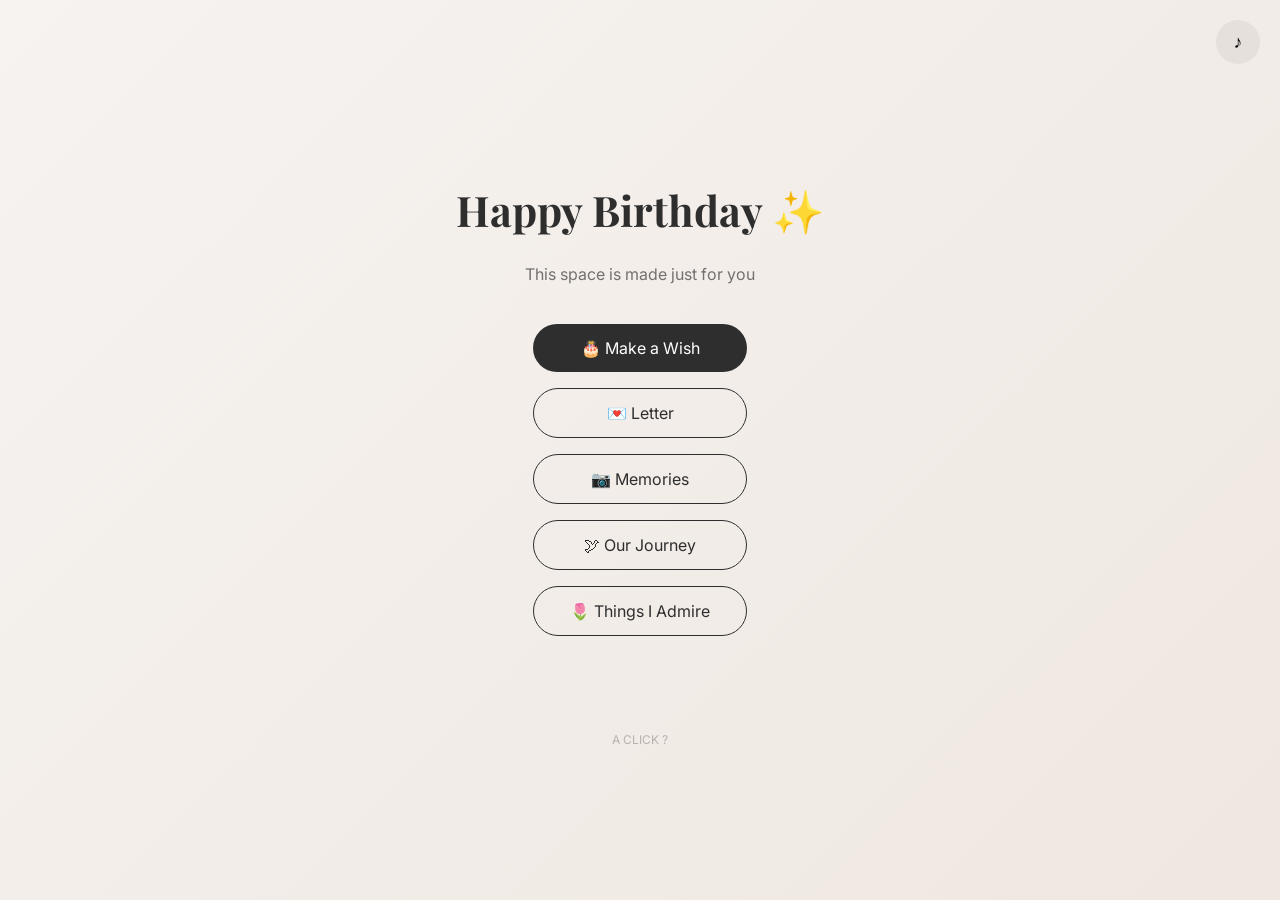
<file: index.html>
<!DOCTYPE html>
<html lang="en">
<head>
  <meta charset="UTF-8">
  <title>Happy Birthday</title>
  <meta name="viewport" content="width=device-width, initial-scale=1.0">

  <link rel="stylesheet" href="style.css">
</head>
<body>
<div class="balloons">
  <span></span>
  <span></span>
  <span></span>
  <span></span>
  <span></span>
</div>

<audio id="bgMusic" src="music.mp3" loop></audio>
<button class="music-btn" onclick="toggleMusic()">♪</button>

<div class="page center">
  <h1>Happy Birthday ✨</h1>
  <p class="subtitle">This space is made just for you</p>

  <div class="btn-group">
  <a href="cake.html" class="btn">🎂 Make a Wish</a>
  <a href="letter.html" class="btn outline">💌 Letter</a>
  <a href="memories.html" class="btn outline">📷 Memories</a>
  <a href="timeline.html" class="btn outline">🕊 Our Journey</a>
  <a href="qualities.html" class="btn outline">🌷 Things I Admire</a>
  <a href="secret.html" class="secret-link">A CLICK ?</a>

</div>

</div>

<script src="script.js"></script>
</body>
</html>
</file>
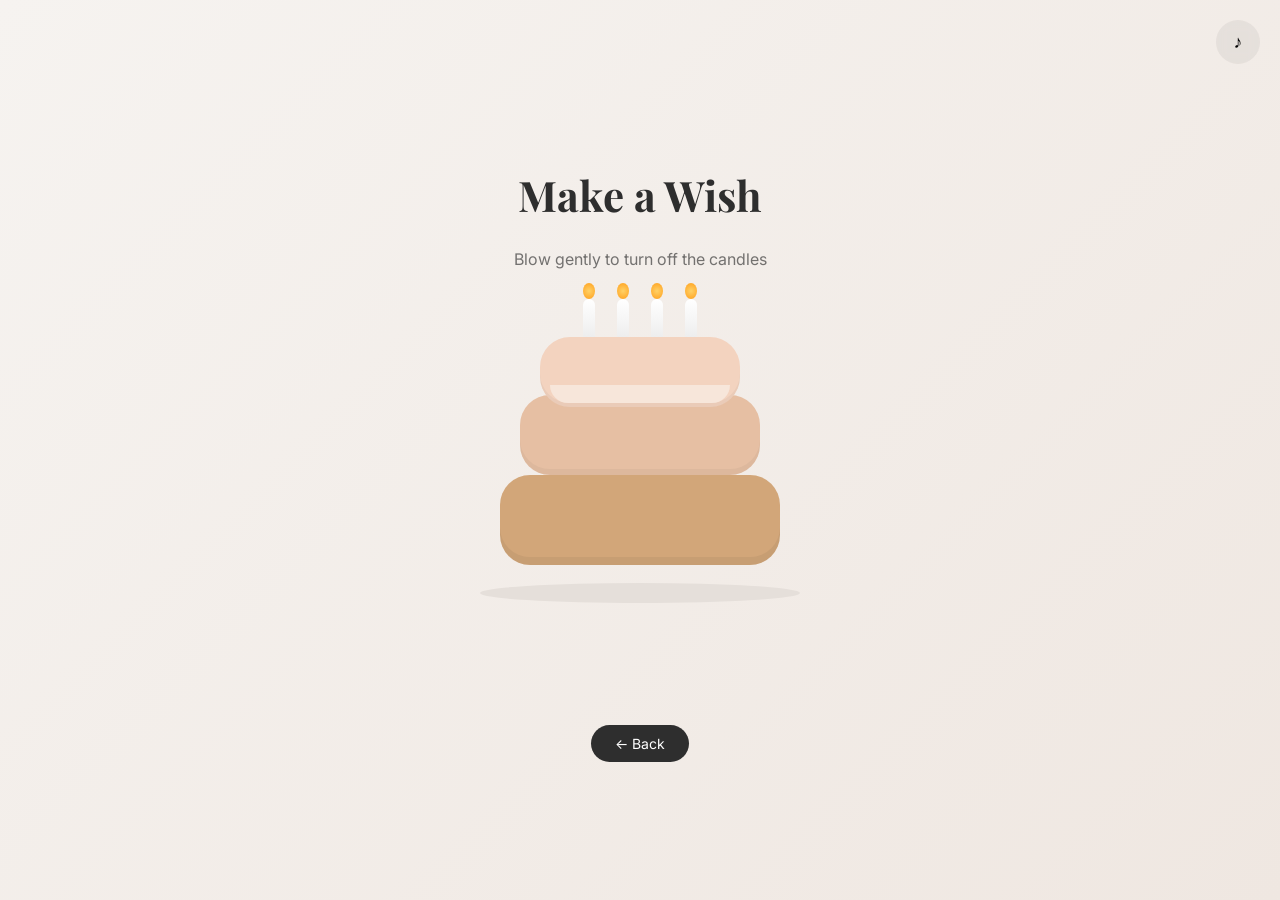
<file: cake.html>
<!DOCTYPE html>
<html lang="en">
<head>
  <meta charset="UTF-8">
  <meta name="viewport" content="width=device-width, initial-scale=1.0">

  <title>Make a Wish</title>
  <link rel="stylesheet" href="style.css">
</head>
<body>

<audio id="bgMusic" src="music.mp3" loop></audio>
<button class="music-btn" onclick="toggleMusic()">♪</button>
<div class="balloons">
  <span></span>
  <span></span>
  <span></span>
  <span></span>
  <span></span>
</div>

<div class="page center">
  <h1>Make a Wish</h1>
  <p class="subtitle">Blow gently to turn off the candles</p>

  <div class="cake">
    <div class="candles">
      <div class="candle"><div class="flame"></div></div>
      <div class="candle"><div class="flame"></div></div>
      <div class="candle"><div class="flame"></div></div>
      <div class="candle"><div class="flame"></div></div>
    </div>

    <div class="cake-top"></div>
    <div class="cake-middle"></div>
    <div class="cake-bottom"></div>
  </div>

  <p id="wishText"></p>

  <a href="index.html" class="btn small">← Back</a>
</div>

<script src="script.js"></script>
</body>
</html>
</file>
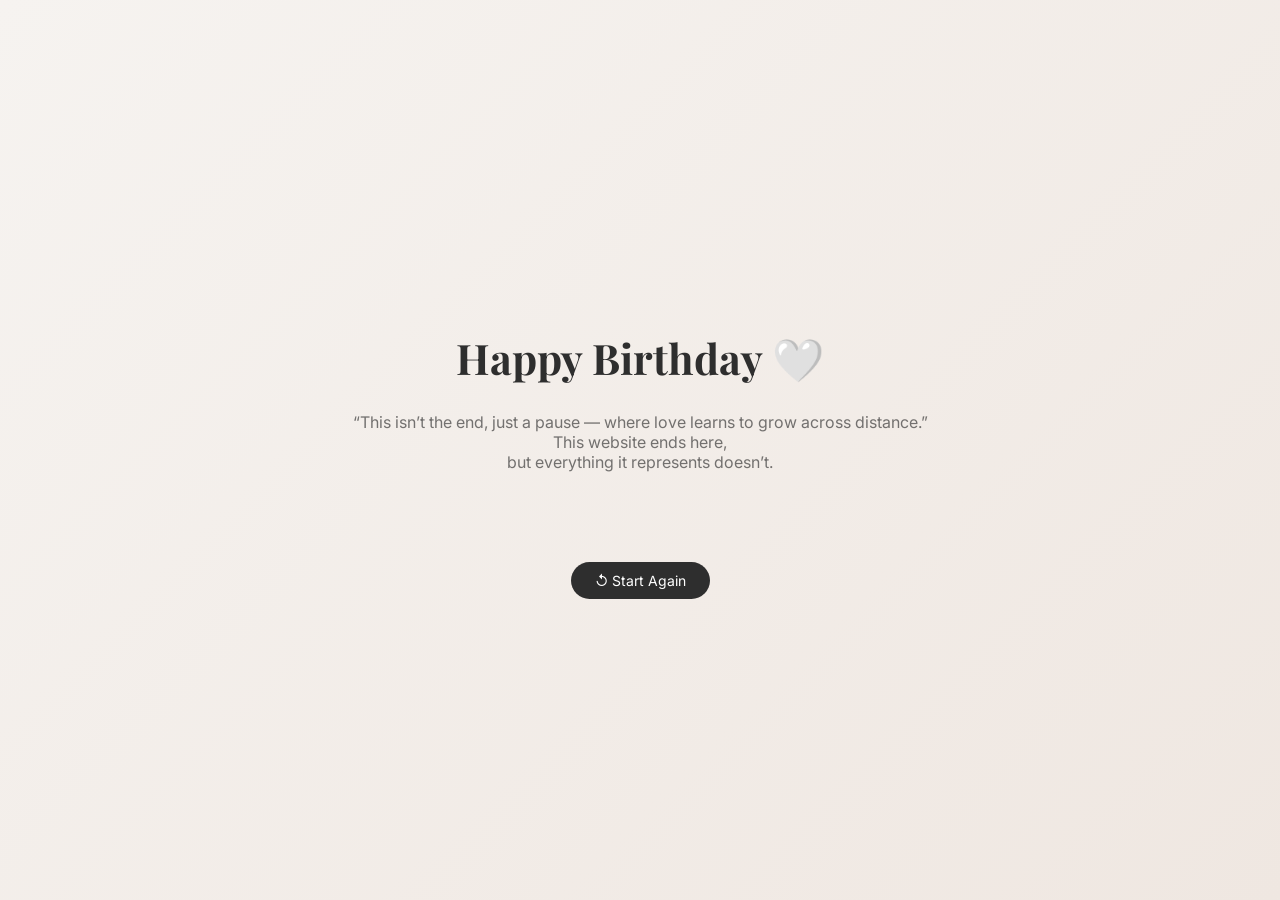
<file: finale.html>
<!DOCTYPE html>
<html lang="en">
<head>
  <meta charset="UTF-8">
  <title>Happy Birthday</title>
  <meta name="viewport" content="width=device-width, initial-scale=1.0">

  <link rel="stylesheet" href="style.css">
</head>
<body>
<div class="balloons">
  <span></span>
  <span></span>
  <span></span>
  <span></span>
  <span></span>
</div>
<div class="page center">
  <h1>Happy Birthday 🤍</h1>

  <p class="subtitle">
    
    “This isn’t the end, just a pause — where love learns to grow across distance.”<br>
    This website ends here,<br>
    but everything it represents doesn’t.
  </p>

  <a href="index.html" class="btn small">↺ Start Again</a>
</div>

</body>
</html>
</file>
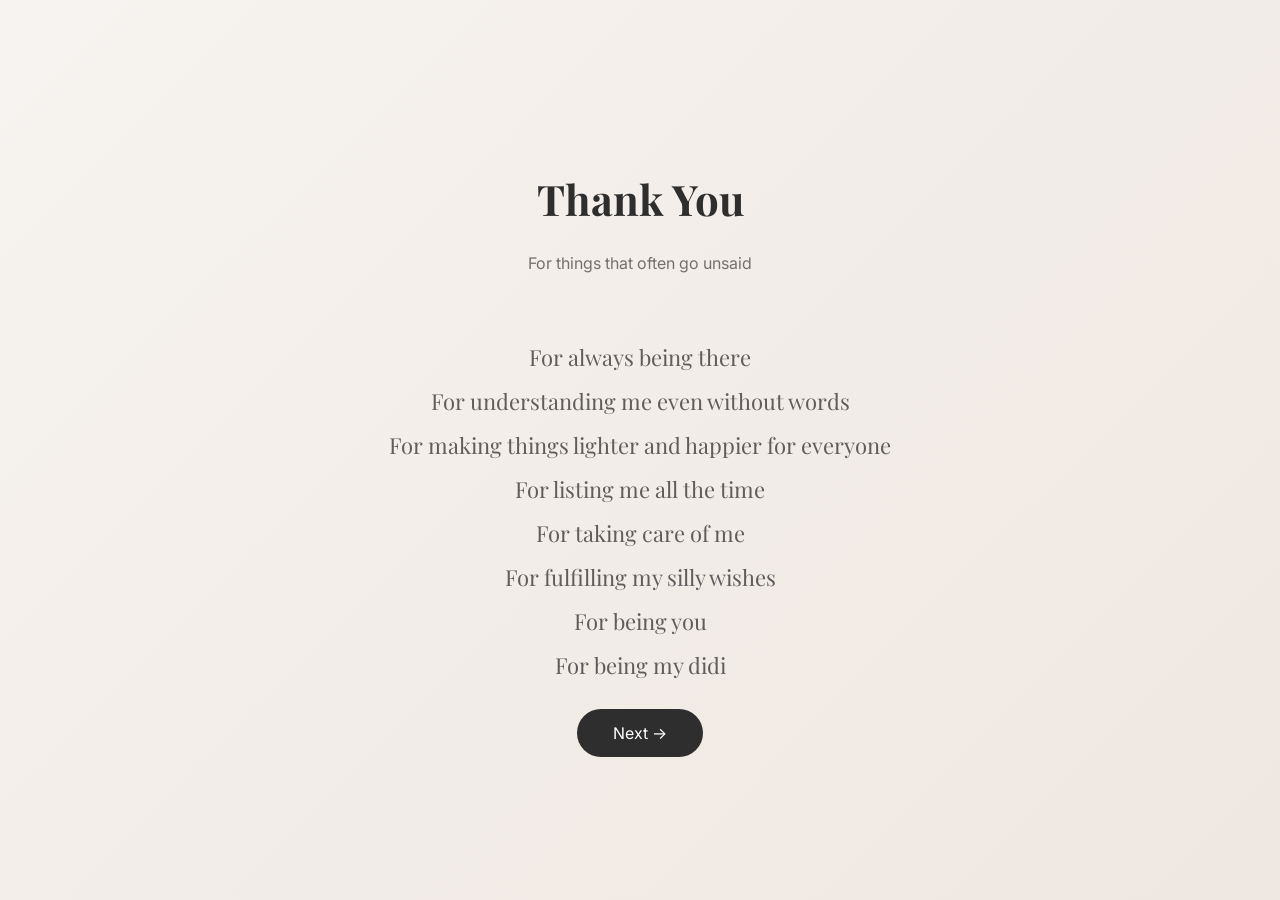
<file: gratitude.html>
<!DOCTYPE html>
<html lang="en">
<head>
  <meta charset="UTF-8">
  <title>Thank You</title>
  <meta name="viewport" content="width=device-width, initial-scale=1.0">

  <link rel="stylesheet" href="style.css">
</head>
<body>
<div class="balloons">
  <span></span>
  <span></span>
  <span></span>
  <span></span>
  <span></span>
</div>
<div class="page center">
  <h1>Thank You</h1>
  <p class="subtitle">For things that often go unsaid</p>

  <ul class="gratitude">
    <li>For always being there</li>
    <li>For understanding me even without words</li>
    <li>For making things lighter and happier for everyone</li>
    <li>For listing me all the time</li>
    <li>For taking care of me</li>
    <li>For fulfilling my silly wishes</li>
    <li>For being you</li>
    <li>For being my didi</li>
  </ul>

  <a href="promise.html" class="btn">Next →</a>
</div>

</body>
</html>
</file>
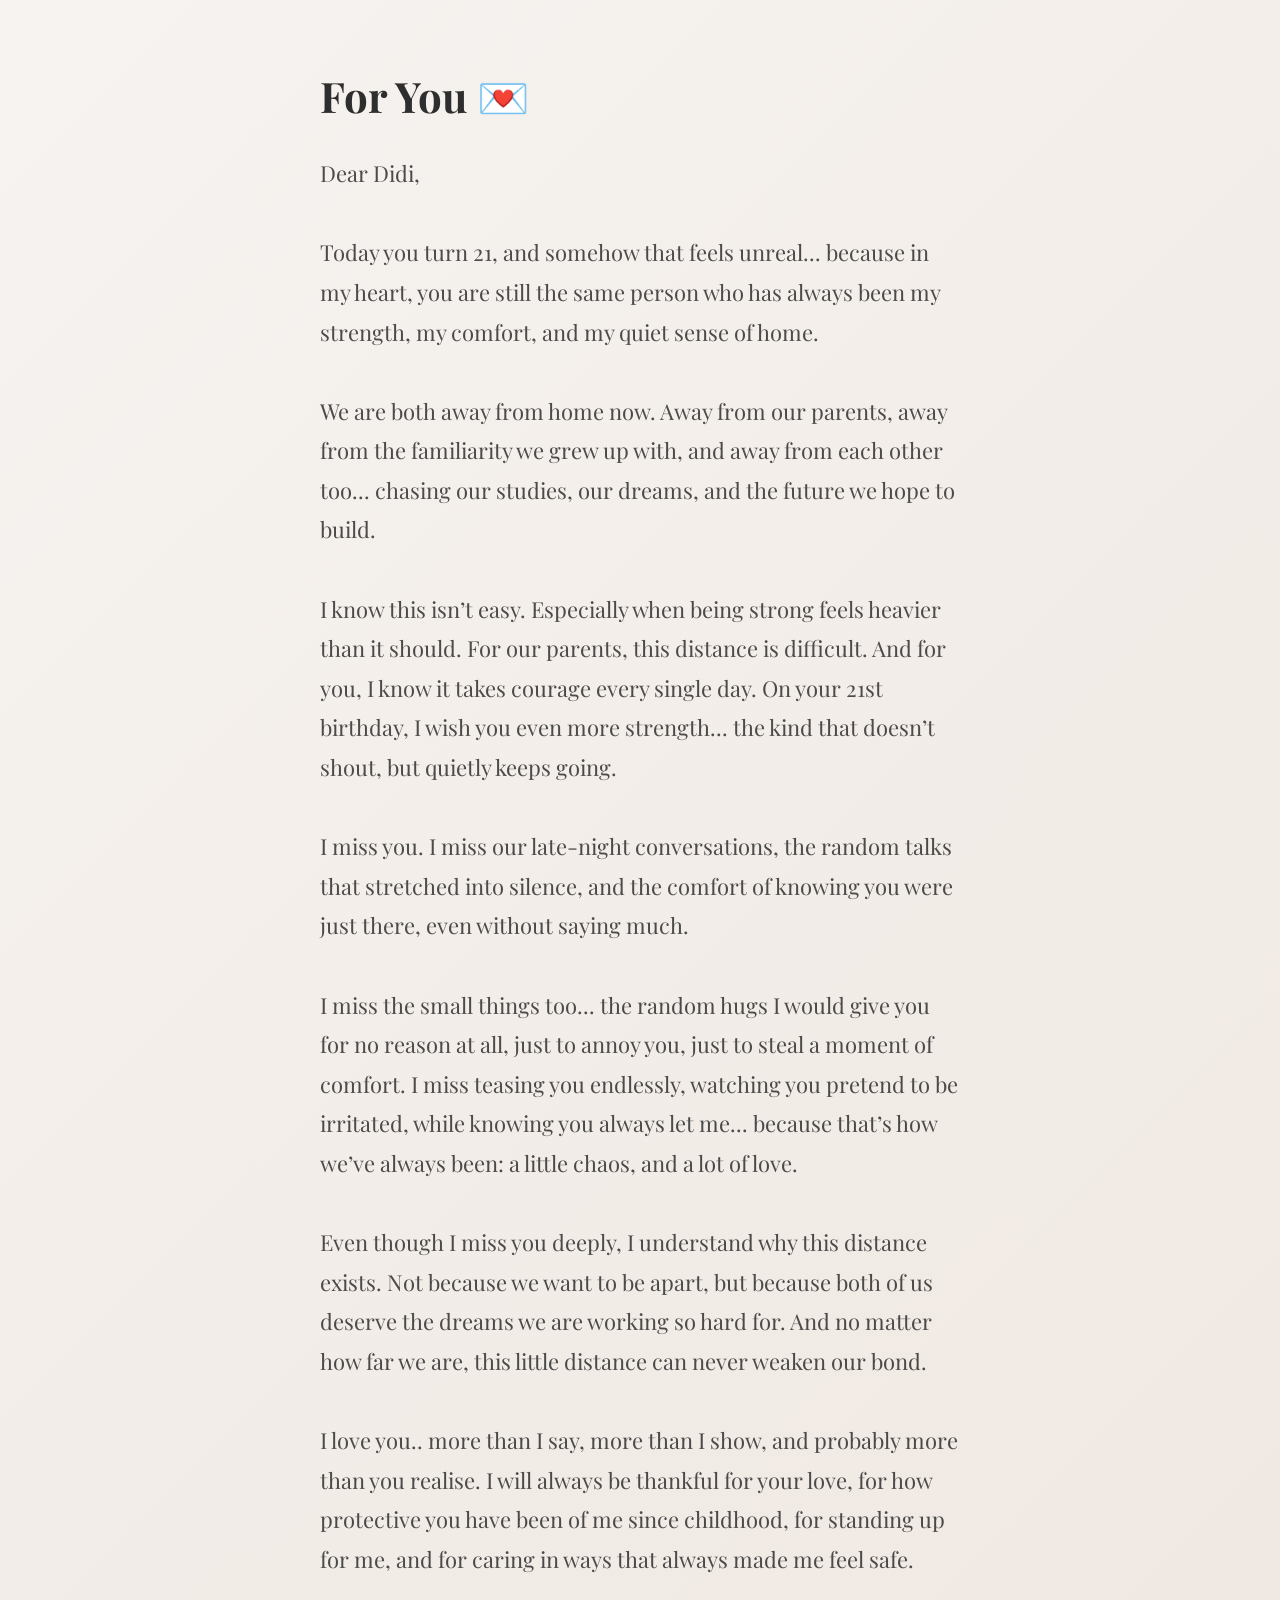
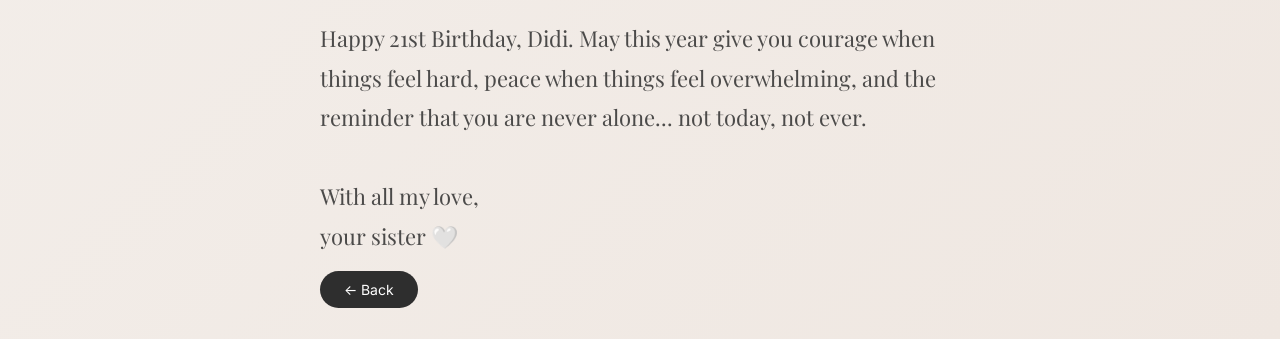
<file: letter.html>
<!DOCTYPE html>
<html lang="en">
<head>
  <meta charset="UTF-8">
  <title>For You</title>
  <meta name="viewport" content="width=device-width, initial-scale=1.0">

  <link rel="stylesheet" href="style.css">
</head>
<body>
<div class="balloons">
  <span></span>
  <span></span>
  <span></span>
  <span></span>
  <span></span>
</div>
<!-- Balloons -->
<div class="balloons">
  <span></span><span></span><span></span><span></span><span></span>
</div>

<div class="page letter">
  <h1>For You 💌</h1>

  <p class="handwritten">
  Dear Didi,<br><br>

  Today you turn 21, and somehow that feels unreal...
  because in my heart, you are still the same person
  who has always been my strength, my comfort,
  and my quiet sense of home.<br><br>

  We are both away from home now.
  Away from our parents,
  away from the familiarity we grew up with,
  and away from each other too...
  chasing our studies, our dreams,
  and the future we hope to build.<br><br>

  I know this isn’t easy.
  Especially when being strong feels heavier than it should.
  For our parents, this distance is difficult.
  And for you, I know it takes courage every single day.
  On your 21st birthday, I wish you even more strength...
  the kind that doesn’t shout,
  but quietly keeps going.<br><br>

  I miss you.
  I miss our late-night conversations,
  the random talks that stretched into silence,
  and the comfort of knowing you were just there,
  even without saying much.<br><br>

  I miss the small things too...
  the random hugs I would give you for no reason at all,
  just to annoy you,
  just to steal a moment of comfort.
  I miss teasing you endlessly,
  watching you pretend to be irritated,
  while knowing you always let me...
  because that’s how we’ve always been:
  a little chaos, and a lot of love.<br><br>

  Even though I miss you deeply,
  I understand why this distance exists.
  Not because we want to be apart,
  but because both of us deserve the dreams
  we are working so hard for.
  And no matter how far we are,
  this little distance can never weaken our bond.<br><br>

  I love you..
  more than I say,
  more than I show,
  and probably more than you realise.
  I will always be thankful for your love,
  for how protective you have been of me since childhood,
  for standing up for me,
  and for caring in ways that always made me feel safe.<br><br>

  Happy 21st Birthday, Didi.
  May this year give you courage when things feel hard,
  peace when things feel overwhelming,
  and the reminder that you are never alone...
  not today, not ever.<br><br>

  With all my love,<br>
  your sister 🤍
</p>


  <a href="index.html" class="btn small">← Back</a>
</div>

</body>
</html>
</file>
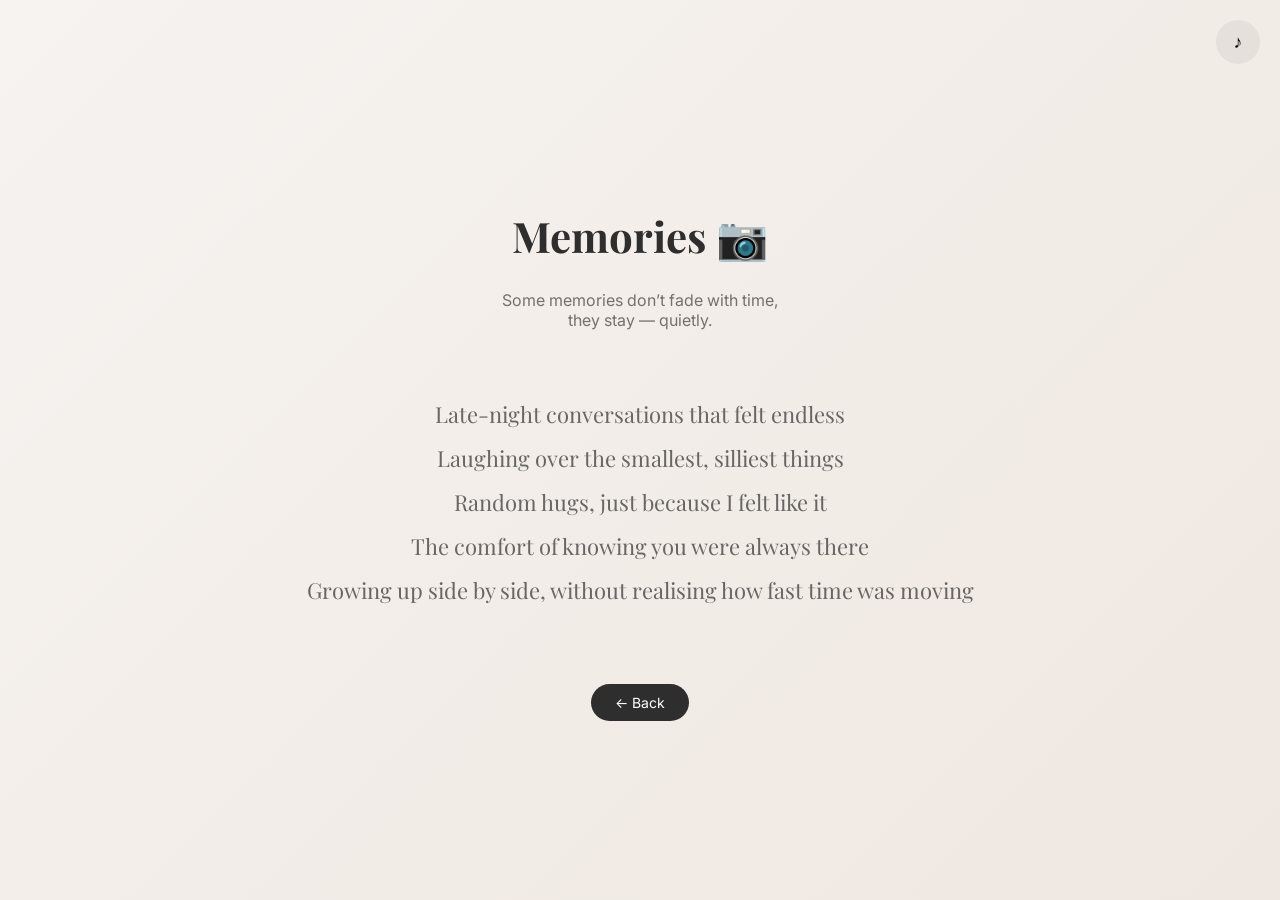
<file: memories.html>
<!DOCTYPE html>
<html lang="en">
<head>
  <meta charset="UTF-8">
  <title>Memories</title>
  <meta name="viewport" content="width=device-width, initial-scale=1.0">

  <link rel="stylesheet" href="style.css">
</head>
<body>
<div class="balloons">
  <span></span>
  <span></span>
  <span></span>
  <span></span>
  <span></span>
</div>

<audio id="bgMusic" src="music.mp3" loop></audio>
<button class="music-btn" onclick="toggleMusic()">♪</button>

<div class="page center">
  <h1>Memories 📷</h1>
  <p class="subtitle">
  Some memories don’t fade with time,<br>
  they stay — quietly.
</p>
  

  <ul class="memory-list">
  <li>Late-night conversations that felt endless</li>
  <li>Laughing over the smallest, silliest things</li>
  <li>Random hugs, just because I felt like it</li>
  <li>The comfort of knowing you were always there</li>
  <li>Growing up side by side, without realising how fast time was moving</li>
</ul>

  <a href="index.html" class="btn small">← Back</a>
</div>

<script src="script.js"></script>
</body>
</html>
</file>
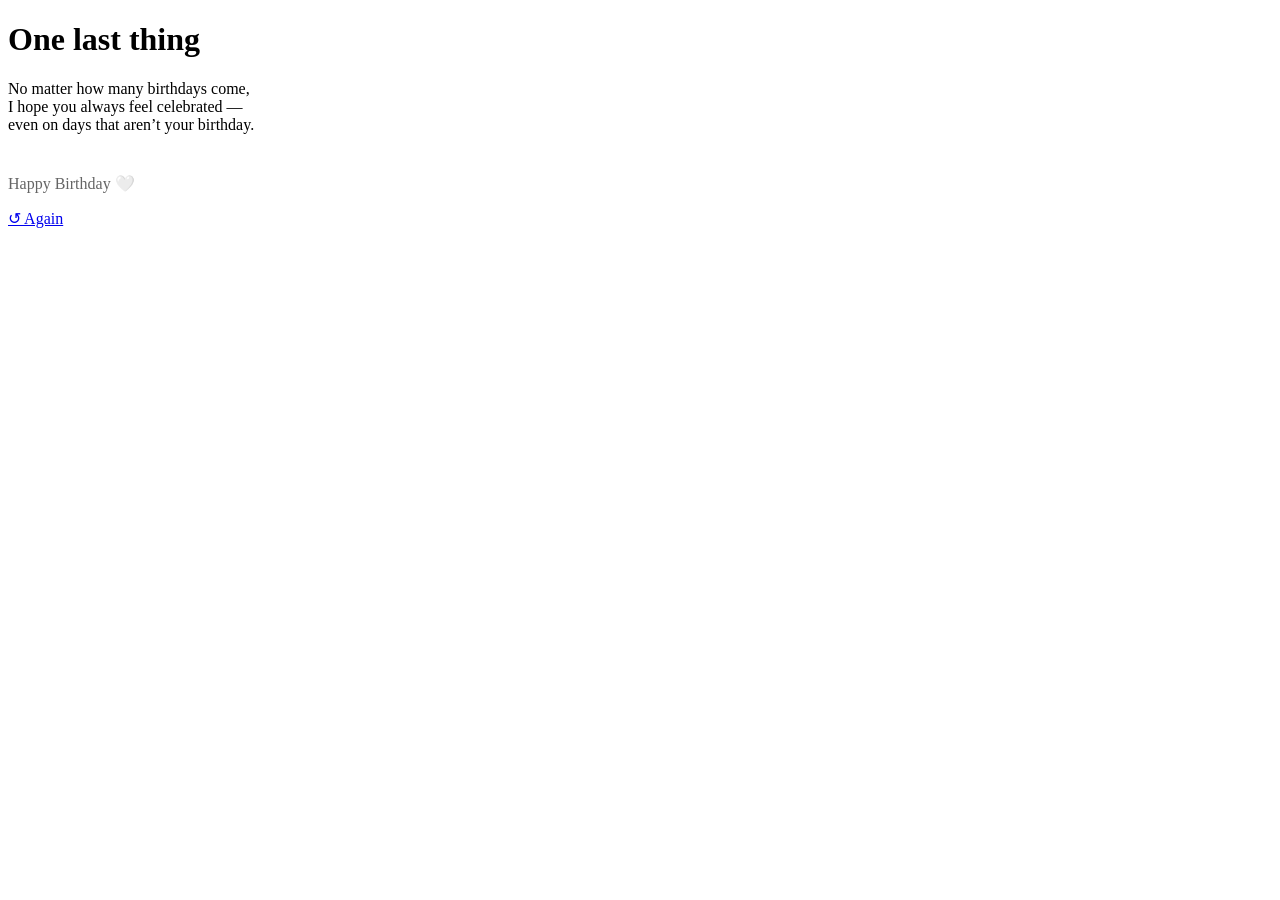
<file: onelastthing.html>
<!DOCTYPE html>
<html lang="en">
<head>
  <meta charset="UTF-8">
  <meta name="viewport" content="width=device-width, initial-scale=1.0">
  <title>Document</title>
</head>
<body>
  <div class="page center">
  <h1>One last thing</h1>

  <p class="subtitle">
    No matter how many birthdays come,<br>
    I hope you always feel celebrated —<br>
    even on days that aren’t your birthday.
  </p>

  <p style="margin-top:40px;opacity:0.6;">
    Happy Birthday 🤍
  </p>

  <a href="index.html" class="btn small">↺ Again</a>
</div>
<div class="balloons">
  <span></span>
  <span></span>
  <span></span>
  <span></span>
  <span></span>
</div>
</body>
</html>
</file>
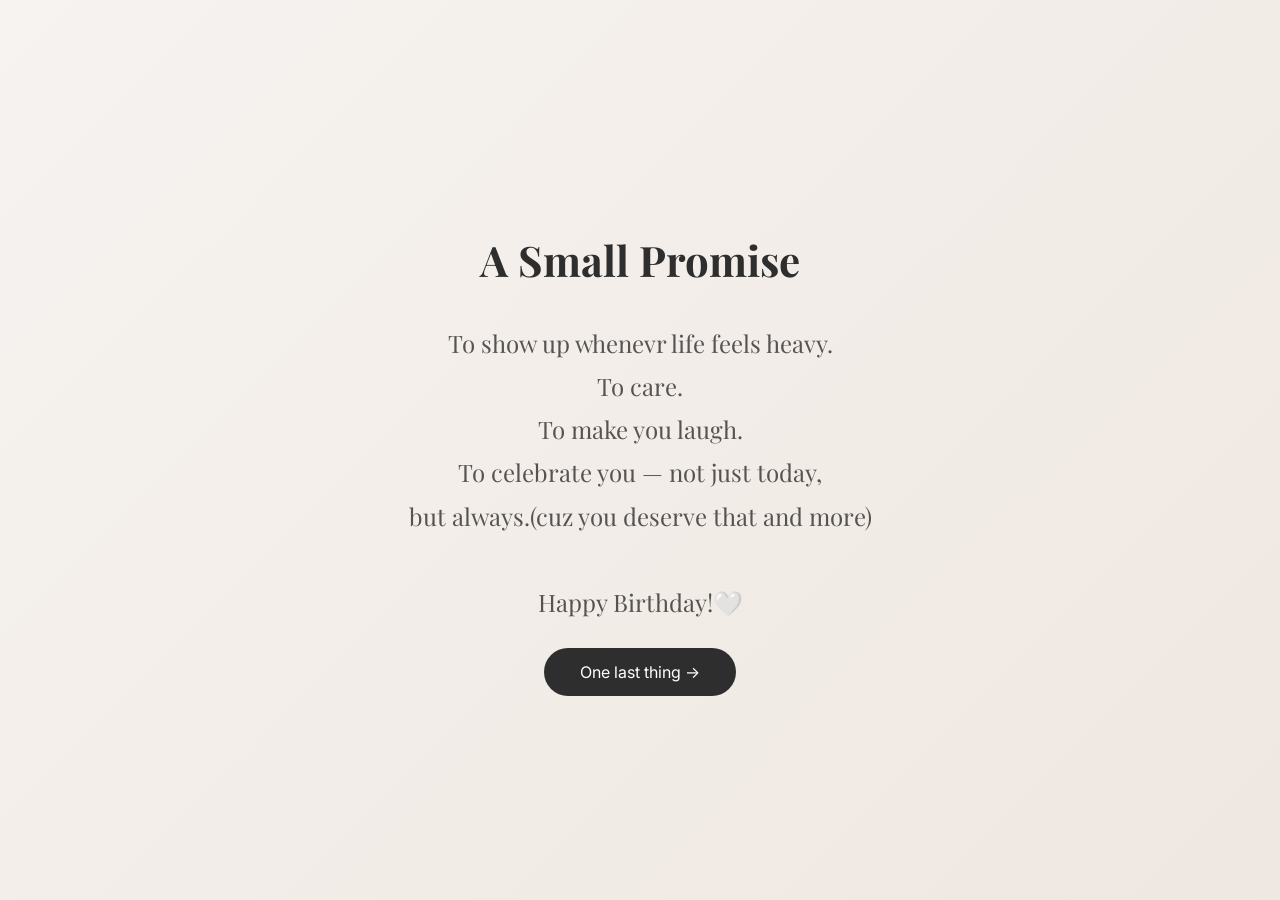
<file: promise.html>
<!DOCTYPE html>
<html lang="en">
<head>
  <meta charset="UTF-8">
  <title>A Promise</title>
  <meta name="viewport" content="width=device-width, initial-scale=1.0">

  <link rel="stylesheet" href="style.css">
</head>
<body>
<div class="balloons">
  <span></span>
  <span></span>
  <span></span>
  <span></span>
  <span></span>
</div>
<div class="page center">
  <h1>A Small Promise</h1>

  <p class="promise-text">
    To show up whenevr life feels heavy.<br>
    To care.<br>
    To make you laugh.<br>
    To celebrate you — not just today,<br>
    but always.(cuz you deserve that and more)<br><br>
    Happy Birthday!🤍
  </p>

  <a href="finale.html" class="btn">One last thing →</a>
</div>

</body>
</html>
</file>
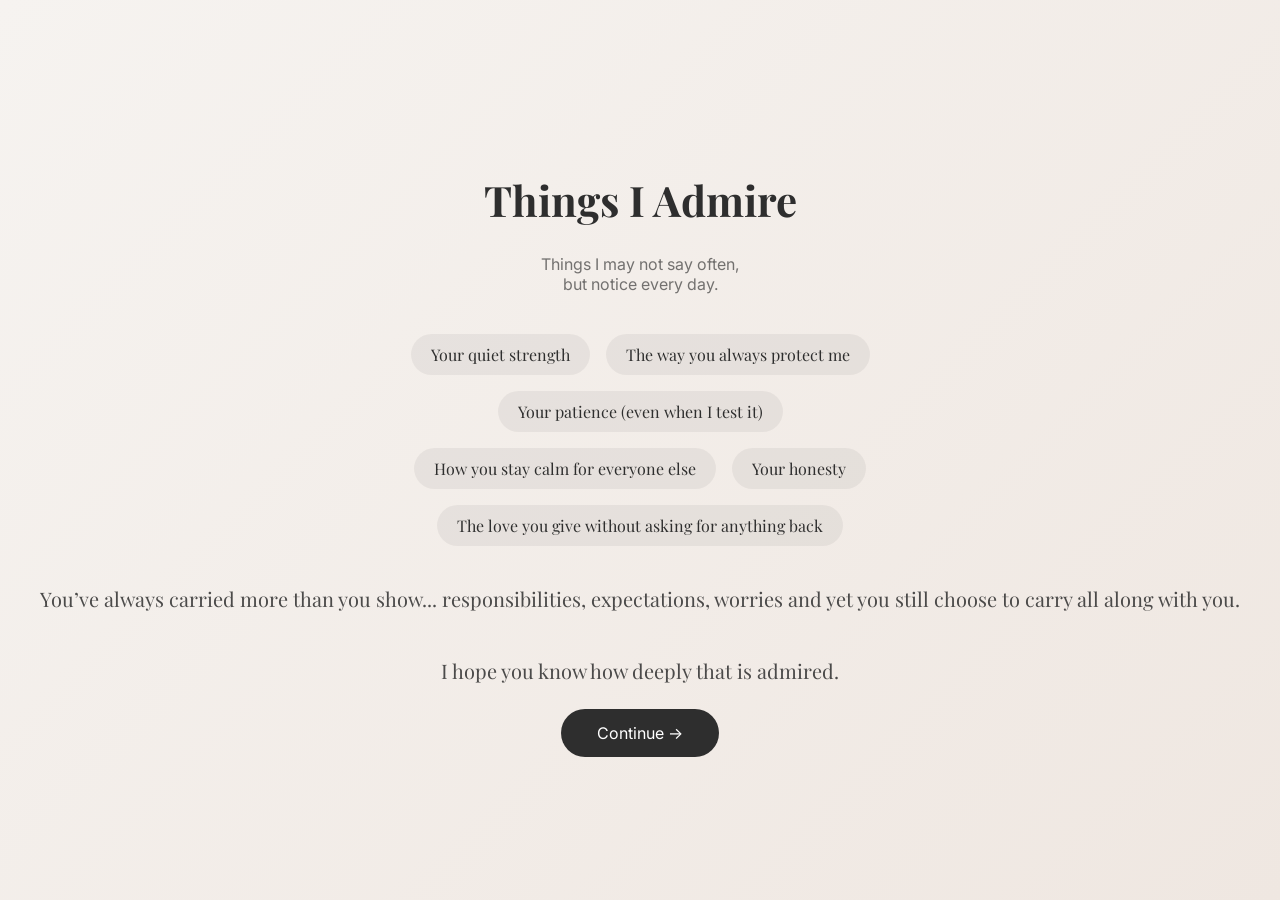
<file: qualities.html>
<!DOCTYPE html>
<html lang="en">
<head>
  <meta charset="UTF-8">
  <title>Things I Admire</title>
  <meta name="viewport" content="width=device-width, initial-scale=1.0">

  <link rel="stylesheet" href="style.css">
</head>
<body>
<div class="balloons">
  <span></span>
  <span></span>
  <span></span>
  <span></span>
  <span></span>
</div>
<div class="page center">
  <h1>Things I Admire</h1>
  <p class="subtitle">
  Things I may not say often,<br>
  but notice every day.
</p>


  <div class="qualities">
  <span>Your quiet strength</span>
  <span>The way you always protect me</span>
  <span>Your patience (even when I test it)</span>
  <span>How you stay calm for everyone else</span>
  <span>Your honesty</span>
  <span>The love you give without asking for anything back</span>
</div>

<p class="handwritten" style="margin-top:35px; font-size:20px;">
  You’ve always carried more than you show...
  responsibilities, expectations, worries 
  and yet you still choose to carry all along with you.<br><br>

  I hope you know how deeply that is admired.
</p>



  <a href="gratitude.html" class="btn">Continue →</a>
</div>

</body>
</html>
</file>
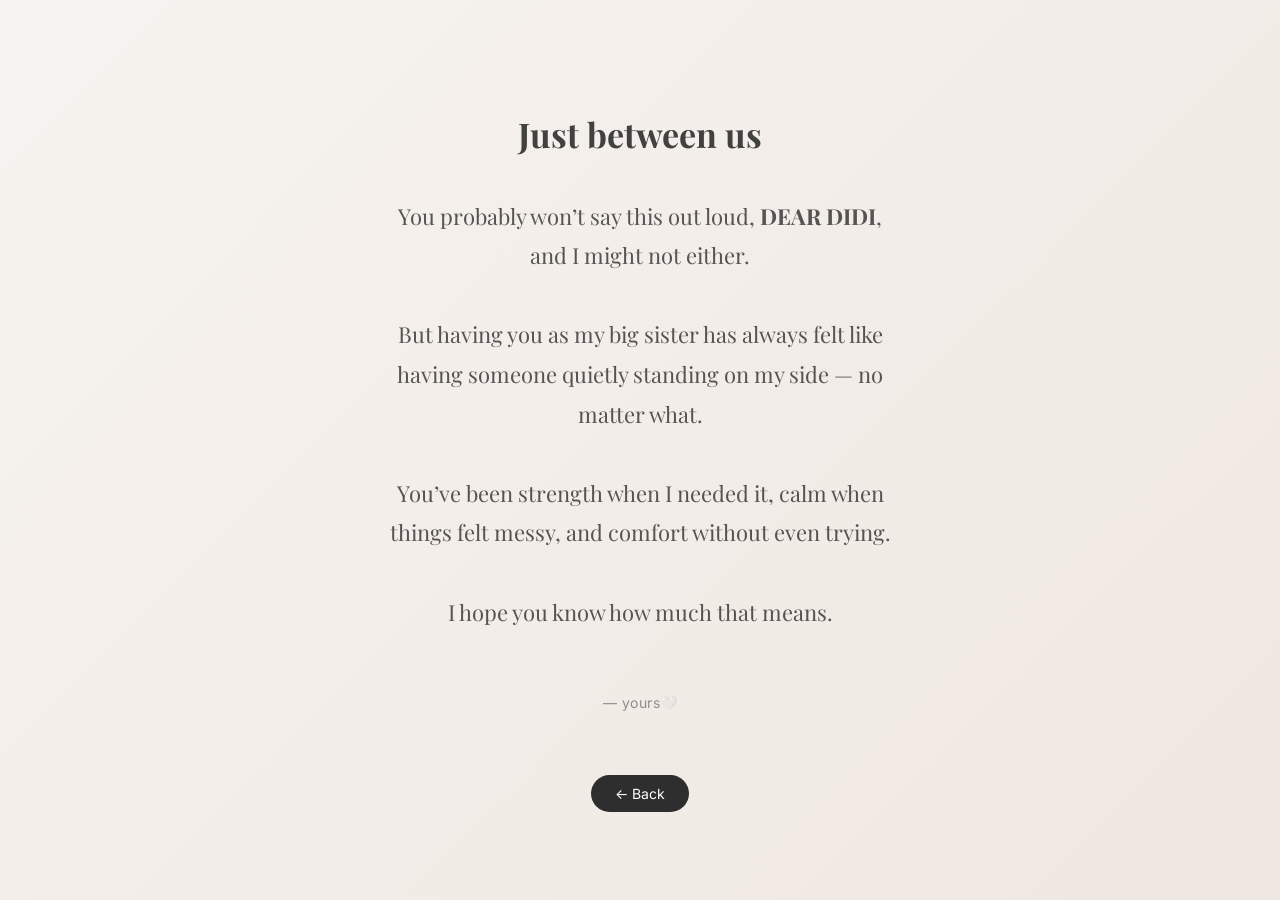
<file: secret.html>
<!DOCTYPE html>
<html lang="en">
<head>
  <meta charset="UTF-8">
  <title>Just Between Us</title>
  <meta name="viewport" content="width=device-width, initial-scale=1.0">

  <link rel="stylesheet" href="style.css">
</head>
<body>
<div class="balloons">
  <span></span>
  <span></span>
  <span></span>
  <span></span>
  <span></span>
</div>
<!-- Balloons background -->
<div class="balloons">
  <span></span><span></span><span></span><span></span><span></span>
</div>

<div class="page center secret">
  <h1>Just between us</h1>

   
  <p class="secret-text">
    You probably won’t say this out loud, <strong>DEAR DIDI</strong>,<br>

  and I might not either.<br><br>

  But having you as my big sister has always
  felt like having someone quietly standing
  on my side — no matter what.<br><br>

  You’ve been strength when I needed it,
  calm when things felt messy,
  and comfort without even trying.<br><br>

  I hope you know how much that means.
</p>

<p class="secret-sign">
  — yours🤍
</p>


  <a href="index.html" class="btn small">← Back</a>
</div>

</body>
</html>
</file>
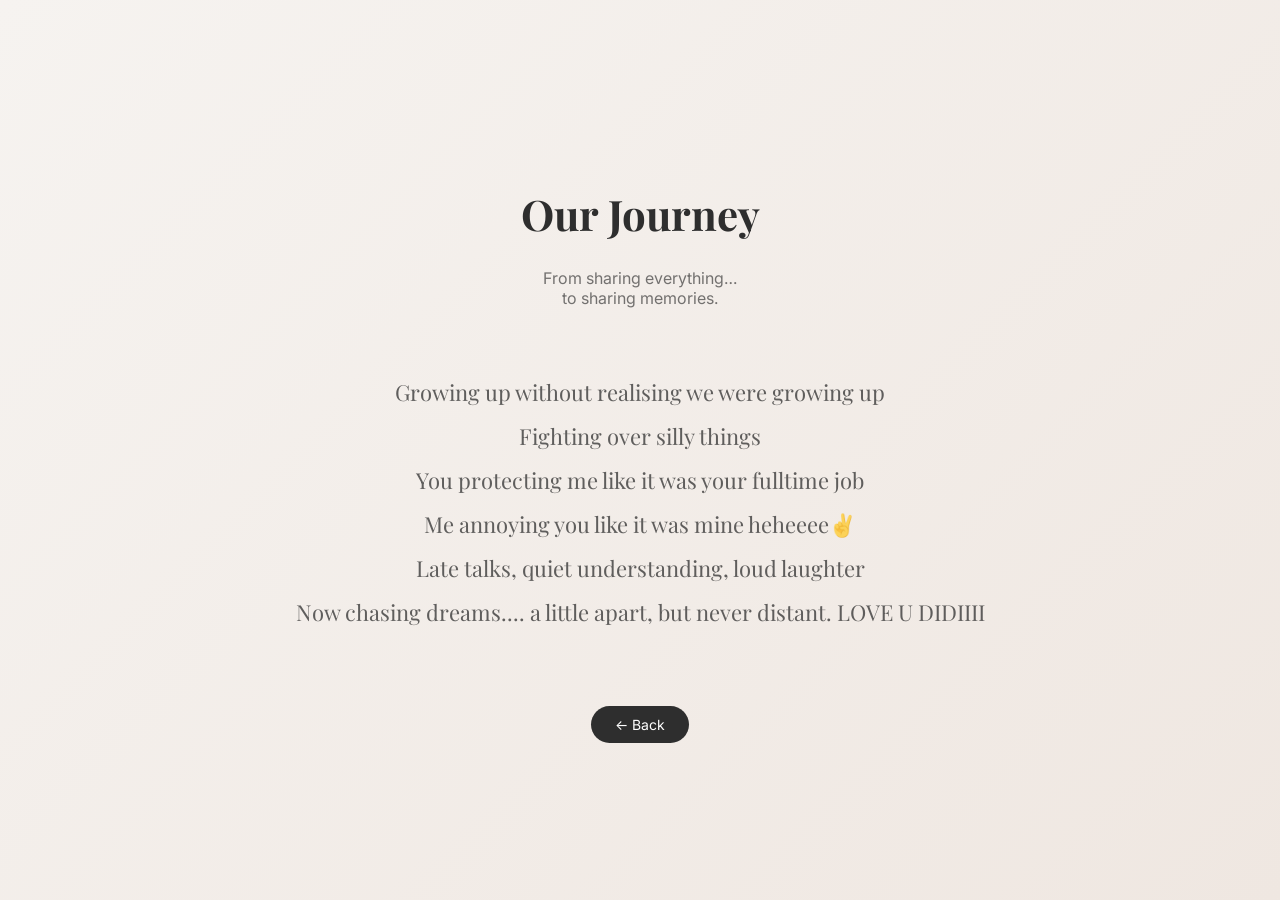
<file: timeline.html>
<!DOCTYPE html>
<html lang="en">
<head>
  <meta charset="UTF-8">
  <title>Our Journey</title>
  <meta name="viewport" content="width=device-width, initial-scale=1.0">

  <link rel="stylesheet" href="style.css">
</head>
<body>
<div class="balloons">
  <span></span>
  <span></span>
  <span></span>
  <span></span>
  <span></span>
</div>
<div class="page center">
  <h1>Our Journey</h1>
  <p class="subtitle">
  From sharing everything…<br>
  to sharing memories.
</p>

 <ul class="timeline">
  <li>Growing up without realising we were growing up</li>
  <li>Fighting over silly things</li>
  <li>You protecting me like it was your fulltime job</li>
  <li>Me annoying you like it was mine heheeee✌️</li>
  <li>Late talks, quiet understanding, loud laughter</li>
  <li>Now chasing dreams.... a little apart, but never distant. LOVE U DIDIIII</li>
</ul>

  <a href="index.html" class="btn small">← Back</a>
</div>

</body>
</html>
</file>
<file: style.css>
@import url('https://fonts.googleapis.com/css2?family=Playfair+Display:wght@500&family=Inter:wght@400;500&display=swap');

/* ------------------ RESET ------------------ */
* {
  box-sizing: border-box;
}

body {
  margin: 0;
  font-family: 'Inter', sans-serif;
  background: linear-gradient(135deg, #f6f3f0, #efe7e1);
  color: #2e2e2e;
}

/* ------------------ PAGE LAYOUT ------------------ */
.page {
  min-height: 100vh;
  padding: 40px;
}

.center {
  display: flex;
  flex-direction: column;
  align-items: center;
  justify-content: center;
  text-align: center;
}

h1 {
  font-family: 'Playfair Display', serif;
  font-size: 42px;
  margin-bottom: 10px;
}

.subtitle {
  opacity: 0.65;
  margin-bottom: 40px;
}

/* ------------------ BUTTONS ------------------ */
.btn-group {
  display: flex;
  flex-direction: column;
  gap: 16px;
}

.btn {
  padding: 14px 36px;
  border-radius: 40px;
  background: #2e2e2e;
  color: white;
  text-decoration: none;
  text-align: center;
  font-size: 16px;
  transition: transform 0.3s ease, background 0.3s ease;
}

.btn:hover {
  transform: translateY(-2px);
}

.btn.outline {
  background: transparent;
  border: 1px solid #2e2e2e;
  color: #2e2e2e;
}

.btn.small {
  margin-top: 50px;
  font-size: 14px;
  padding: 10px 24px;
}

/* ------------------ MUSIC BUTTON ------------------ */
.music-btn {
  position: fixed;
  top: 20px;
  right: 20px;
  width: 44px;
  height: 44px;
  border-radius: 50%;
  background: rgba(0,0,0,0.05);
  border: none;
  font-size: 18px;
  cursor: pointer;
  backdrop-filter: blur(6px);
}

/* ------------------ CAKE (FINAL, FIXED) ------------------ */
.cake {
  position: relative;
  width: 300px;               /* KEY FIX */
  margin: 40px auto;
  display: flex;
  flex-direction: column;
  align-items: center;
}

/* Plate */
.cake::after {
  content: "";
  width: 320px;
  height: 20px;
  background: #e5dfda;
  border-radius: 50%;
  margin-top: 18px;
}

/* Cake layers */
.cake-bottom {
  width: 280px;
  height: 90px;
  background: #d2a679;
  border-radius: 30px;
  box-shadow: inset 0 -8px 0 rgba(0,0,0,0.05);
}

.cake-middle {
  width: 240px;
  height: 80px;
  background: #e6bfa3;
  margin-top: -12px;
  border-radius: 30px;
  box-shadow: inset 0 -6px 0 rgba(0,0,0,0.04);
}

.cake-top {
  width: 200px;
  height: 70px;
  background: #f3d3bf;
  margin-top: -12px;
  border-radius: 30px;
  position: relative;
  box-shadow: inset 0 -4px 0 rgba(0,0,0,0.04);
}

/* Cream drip */
.cake-top::after {
  content: "";
  position: absolute;
  top: 48px;
  left: 10px;
  width: 180px;
  height: 18px;
  background: #f7e6da;
  border-radius: 0 0 20px 20px;
}

/* ------------------ CANDLES ------------------ */
.candles {
  position: absolute;
  top: -50px;
  left: 50%;
  transform: translateX(-50%);
  display: flex;
  gap: 22px;
}

.candle {
  width: 12px;
  height: 46px;
  background: linear-gradient(#ffffff, #eaeaea);
  border-radius: 6px;
  position: relative;
}

/* Flame */
.flame {
  width: 12px;
  height: 16px;
  background: radial-gradient(circle, #ffd166, #ff9f1c);
  border-radius: 50%;
  position: absolute;
  top: -16px;
  animation: flicker 0.18s infinite alternate;
}

@keyframes flicker {
  from {
    transform: scale(1);
    opacity: 1;
  }
  to {
    transform: scale(0.85);
    opacity: 0.8;
  }
}

.flame.off {
  display: none;
}

/* Smoke */
.smoke {
  width: 8px;
  height: 8px;
  background: rgba(180,180,180,0.6);
  border-radius: 50%;
  position: absolute;
  top: -18px;
  animation: rise 1.6s forwards;
}

@keyframes rise {
  to {
    transform: translateY(-35px);
    opacity: 0;
  }
}

/* ------------------ LETTER PAGE ------------------ */
.letter {
  max-width: 700px;
  margin: auto;
}

textarea {
  width: 100%;
  height: 300px;
  padding: 20px;
  font-family: 'Playfair Display', serif;
  font-size: 18px;
  border-radius: 12px;
  border: 1px solid #ccc;
  background: #faf7f4;
  resize: none;
}

/* ------------------ MEMORIES ------------------ */
.memory-list {
  list-style: none;
  padding: 0;
  font-family: 'Playfair Display', serif;
  font-size: 22px;
  line-height: 2;
  opacity: 0.7;
}
/* ------------------ BALLOONS ------------------ */
.balloons {
  position: fixed;
  inset: 0;
  pointer-events: none;
  overflow: hidden;
  z-index: -1;
}

.balloons span {
  position: absolute;
  bottom: -120px;
  width: 60px;
  height: 80px;
  border-radius: 50% 50% 45% 45%;
  opacity: 0.25;
  animation: floatUp 18s linear infinite;
}

/* Soft pastel colors */
.balloons span:nth-child(1) {
  left: 10%;
  background: #dfa185;
  animation-duration: 22s;
}

.balloons span:nth-child(2) {
  left: 30%;
  background: #dfa185;
  animation-duration: 18s;
}

.balloons span:nth-child(3) {
  left: 50%;
  background: #dfa185;
  animation-duration: 25s;
}

.balloons span:nth-child(4) {
  left: 70%;
  background: #dfa185;
  animation-duration: 20s;
}

.balloons span:nth-child(5) {
  left: 85%;
  background: #dfa185;
  animation-duration: 23s;
}

/* Balloon string */
.balloons span::after {
  content: "";
  position: absolute;
  left: 50%;
  top: 80px;
  width: 1px;
  height: 40px;
  background: rgba(0,0,0,0.08);
  transform: translateX(-50%);
}

/* Floating animation */
@keyframes floatUp {
  from {
    transform: translateY(0);
  }
  to {
    transform: translateY(-120vh);
  }
}
/* Timeline */
.timeline,
.gratitude {
  list-style: none;
  padding: 0;
  font-family: 'Playfair Display', serif;
  font-size: 22px;
  line-height: 2;
  opacity: 0.75;
}

/* Qualities */
.qualities {
  display: flex;
  flex-wrap: wrap;
  gap: 16px;
  justify-content: center;
  max-width: 500px;
}

.qualities span {
  padding: 10px 20px;
  border-radius: 30px;
  background: rgba(0,0,0,0.05);
  font-family: 'Playfair Display', serif;
}

/* Promise */
.promise-text {
  font-family: 'Playfair Display', serif;
  font-size: 24px;
  line-height: 1.8;
  opacity: 0.8;
}
.secret-link {
  margin-top: 80px;
  font-size: 12px;
  opacity: 0.3;
  text-decoration: none;
  color: inherit;
}
.secret-link:hover {
  opacity: 0.6;
}
/* Letter page special styling */
.letter {
  max-width: 720px;
  margin: auto;
}

.handwritten {
  font-family: 'Playfair Display', serif;
  font-size: 22px;
  line-height: 1.8;
  opacity: 0.85;
  margin-top: 30px;
}
.handwritten {
  animation: fadeIn 2s ease forwards;
}

@keyframes fadeIn {
  from { opacity: 0; }
  to { opacity: 0.85; }
}
/* Secret page */
.secret h1 {
  font-size: 34px;
  opacity: 0.9;
}

.secret-text {
  font-family: 'Playfair Display', serif;
  font-size: 22px;
  line-height: 1.8;
  max-width: 520px;
  margin-top: 30px;
  opacity: 0.8;
}

.secret-sign {
  margin-top: 40px;
  font-size: 14px;
  opacity: 0.5;
  letter-spacing: 0.5px;
}
/* ---------- EXTRA LARGE SCREENS ---------- */
@media (min-width: 1441px) {
  .page {
    max-width: 1200px;
    margin: auto;
  }

  h1 {
    font-size: 48px;
  }

  .subtitle {
    font-size: 18px;
  }
}

/* ---------- LAPTOPS ---------- */
@media (max-width: 1440px) {
  h1 {
    font-size: 42px;
  }
}

/* ---------- TABLETS ---------- */
@media (max-width: 1024px) {
  .page {
    padding: 32px;
  }

  h1 {
    font-size: 36px;
  }

  .subtitle {
    font-size: 16px;
  }

  .cake {
    transform: scale(0.9);
  }
}

/* ---------- LARGE PHONES ---------- */
@media (max-width: 768px) {
  .page {
    padding: 24px;
  }

  h1 {
    font-size: 32px;
  }

  .subtitle {
    font-size: 15px;
  }

  .btn {
    width: 100%;
    padding: 14px 0;
    font-size: 15px;
  }

  .btn-group {
    width: 100%;
  }

  .cake {
    transform: scale(0.85);
  }

  .handwritten {
    font-size: 19px;
    line-height: 1.7;
  }

  .timeline,
  .memory-list,
  .gratitude {
    font-size: 18px;
  }

  .balloons span {
    width: 45px;
    height: 60px;
    opacity: 0.18;
  }
}

/* ---------- SMALL PHONES ---------- */
@media (max-width: 480px) {
  h1 {
    font-size: 28px;
  }

  .subtitle {
    font-size: 14px;
  }

  .cake {
    transform: scale(0.78);
  }

  .handwritten {
    font-size: 18px;
  }

  .qualities span {
    font-size: 13px;
    padding: 7px 14px;
  }

  .music-btn {
    width: 38px;
    height: 38px;
  }
}

/* ---------- VERY SMALL DEVICES ---------- */
@media (max-width: 360px) {
  h1 {
    font-size: 26px;
  }

  .cake {
    transform: scale(0.72);
  }

  .btn {
    font-size: 14px;
  }
}
</file>
